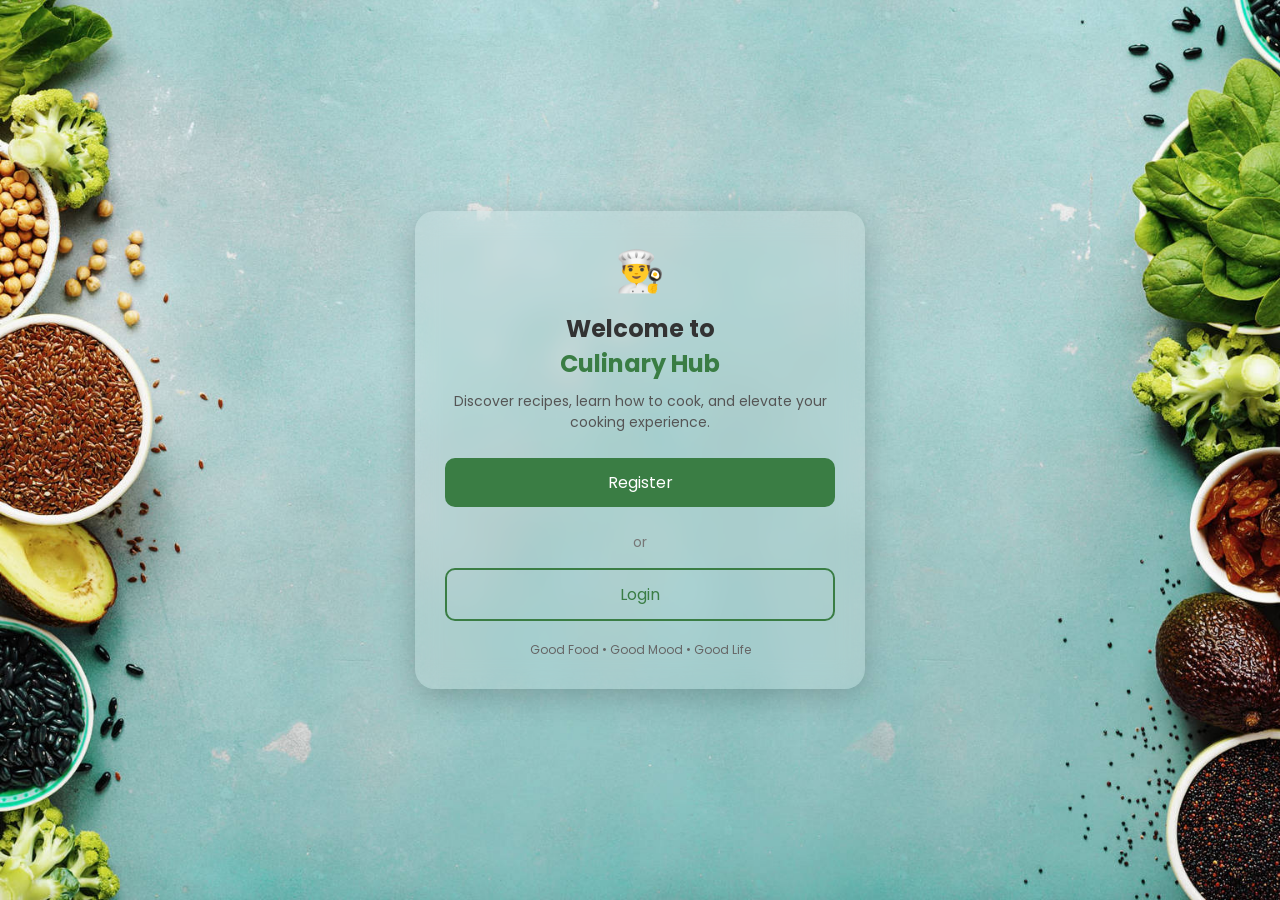
<file: form/index.html>
<!DOCTYPE html>
<html lang="en">
<head>
    <meta charset="UTF-8">
    <meta name="viewport" content="width=device-width, initial-scale=1.0">
    <title>Culinary Hub</title>

    <!-- Google Font -->
    <link href="https://fonts.googleapis.com/css2?family=Poppins:wght@300;400;600&display=swap" rel="stylesheet">

    <link rel="stylesheet" href="style.css">
</head>
<body>

    <div class="card">
        <div class="icon">👨‍🍳</div>

        <h1>Welcome to <br><span style="color:#3a7d44;">Culinary Hub</span></h1>

        <p>Discover recipes, learn how to cook, and elevate your cooking experience.</p>

        <button class="btn btn-register" onclick="location.href='register.html'">Register</button>

        <div class="divider">or</div>

        <button class="btn btn-login" onclick="location.href='login.html'">Login</button>

        <div class="footer">Good Food • Good Mood • Good Life</div>
    </div>

</body>
</html>
</file>
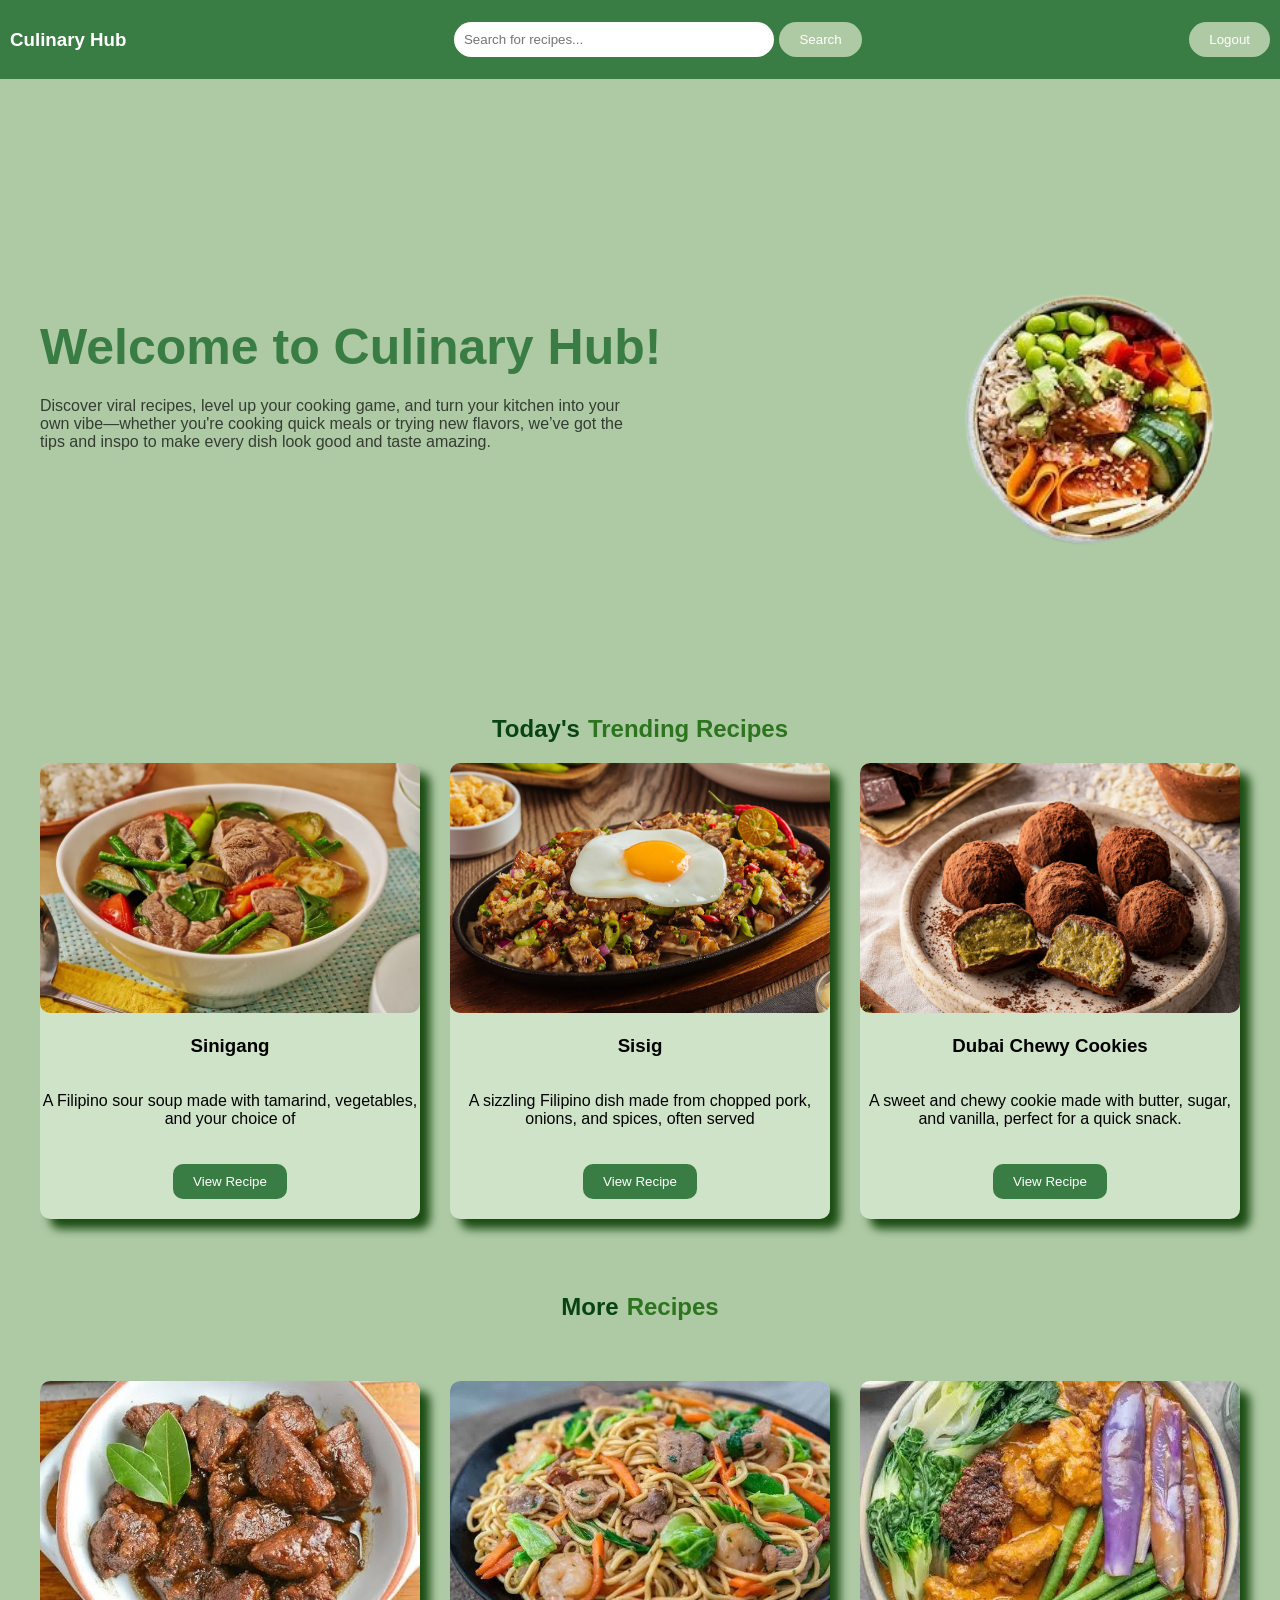
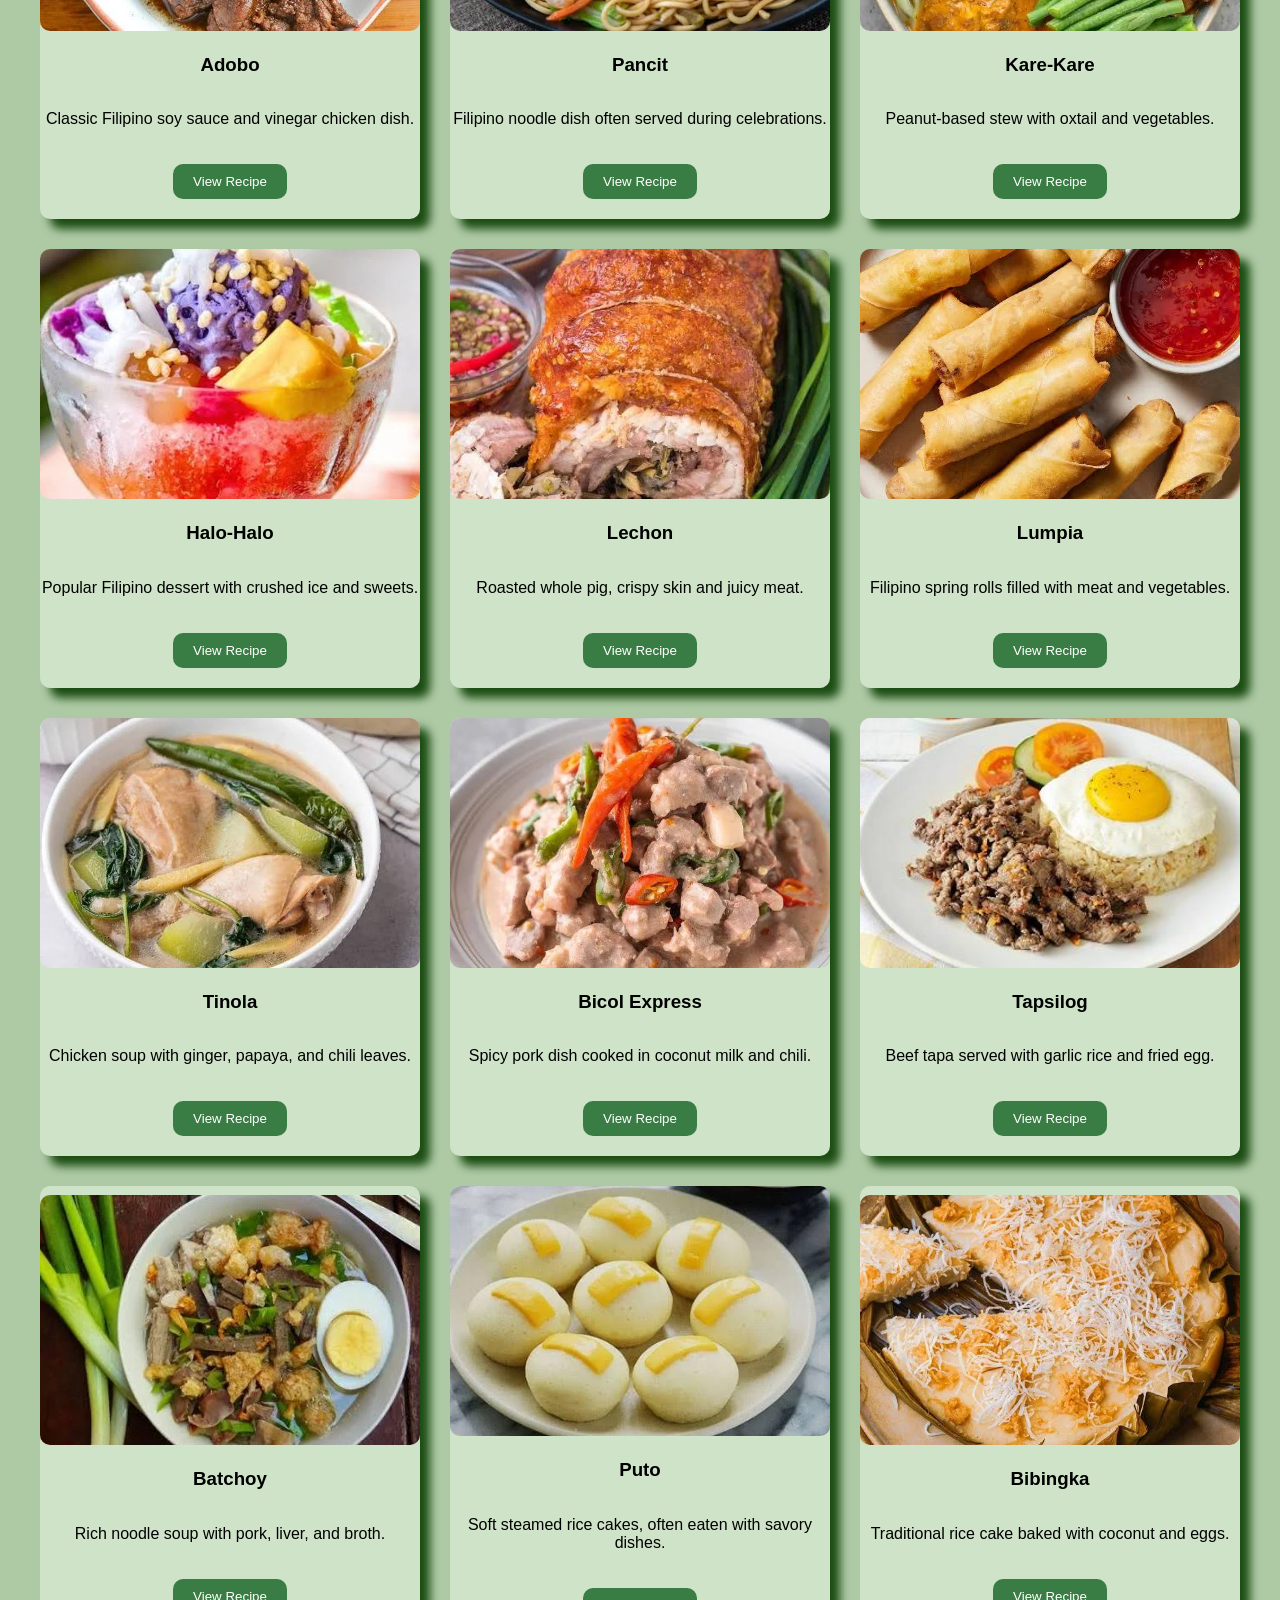
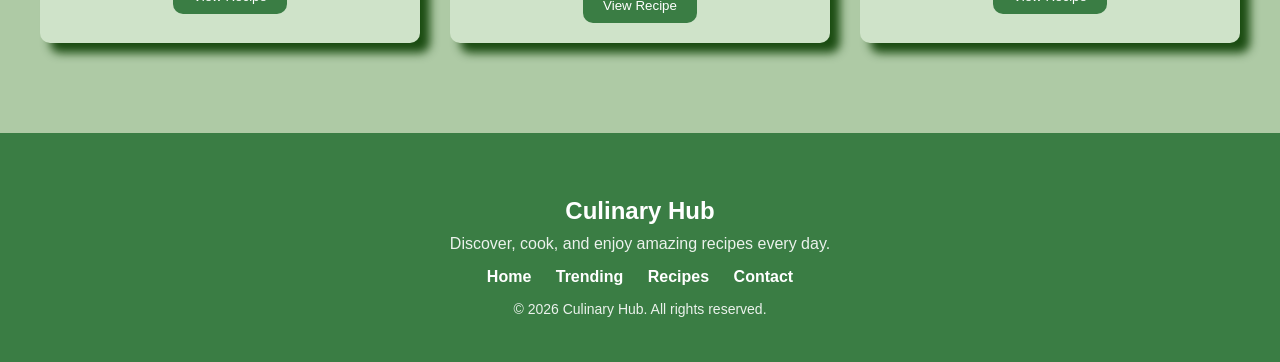
<file: dashboard/dashboard.html>
<!DOCTYPE html>
<html lang="en">
<head>
    <meta charset="UTF-8">
    <meta name="viewport" content="width=device-width, initial-scale=1.0">
    <title>Document</title>
    <link rel="stylesheet" href="dashboard.css">
</head>
<body>
    <header>
        <h3>Culinary Hub</h3>
        <div>
            <input type="text" id="searchInput" placeholder="Search for recipes...">
            <button onclick="searchRecipe()">Search</button>
        </div>
        <button class="logout" onclick="window.location.href='../form/index.html'">Logout</button>
    </header>
    
    <div class="main">
        <div class="text">
            <h2>Welcome to Culinary Hub!</h2>
            <p>Discover viral recipes, level up your cooking game, and turn your kitchen into your own vibe—whether you're cooking quick meals or trying new flavors, we’ve got the tips and inspo to make every dish look good and taste amazing.</p>
        </div>
        <div class="image-1">
            <img src="src/dish1-removebg-preview.png" alt="Culinary Image">
        </div>
    </div>

    <div class="trending">
        <h2 class="title">Today's  <span class="space"> Trending Recipes</span></h2>
        <div class="recipe-list">
            <div class="recipe-card" id="sinigang">
                <div class="image">
                <img src="src/sinigang.png" alt="sour soup">
                </div>
                <h3>Sinigang</h3>
                <p>A Filipino sour soup made with tamarind, vegetables, and your choice of</p>
                <button  class="recipe-btn">View Recipe</button>
            </div>
            <div class="recipe-card" id="sisig">
                <div class="image">
                <img src="src/sisig.png" alt="sizzling sisig">
                </div>
                <h3>Sisig</h3>
                <p>A sizzling Filipino dish made from chopped pork, onions, and spices, often served</p>
                <button  class="recipe-btn">View Recipe</button>
            </div>
            <div class="recipe-card" id="dubai-chewy-cookies">
                <div class="image" >
                <img src="src/dubai.png" alt="Dubai chewy cookies">
                </div>
                <h3>Dubai Chewy Cookies</h3>
                <p>A sweet and chewy cookie made with butter, sugar, and vanilla, perfect for a quick snack.</p>
                <button  class="recipe-btn">View Recipe</button>
            </div>
        </div>
    </div>
    <br><br><br>

    <div class="more-recipes">
    <h2 class="title">More <span class="space">Recipes</span></h2>

    <div class="recipe-grid">

        <div class="recipe-card" id="adobo">
            <div class="image">
                <img src="src/adobo.png" alt="Adobo">
            </div>
            <h3>Adobo</h3>
            <p>Classic Filipino soy sauce and vinegar chicken dish.</p>
            <button class="recipe-btn">View Recipe</button>
        </div>

        <div class="recipe-card" id="pancit">
            <div class="image">
                <img src="src/pancit.png" alt="Pancit">
            </div>
            <h3>Pancit</h3>
            <p>Filipino noodle dish often served during celebrations.</p>
            <button class="recipe-btn">View Recipe</button>
        </div>

        <div class="recipe-card" id="kare-kare">
            <div class="image">
                <img src="src/kare-kare.png" alt="Kare Kare">
            </div>
            <h3>Kare-Kare</h3>
            <p>Peanut-based stew with oxtail and vegetables.</p>
            <button class="recipe-btn">View Recipe</button>
        </div>

        <div class="recipe-card" id="halo-halo">
            <div class="image">
                <img src="src/halo-halo.png" alt="Halo Halo">
            </div>
            <h3>Halo-Halo</h3>
            <p>Popular Filipino dessert with crushed ice and sweets.</p>
            <button class="recipe-btn">View Recipe</button>
        </div>

        <div class="recipe-card" id="lechon">
            <div class="image">
                <img src="src/lechon.png" alt="Lechon">
            </div>
            <h3>Lechon</h3>
            <p>Roasted whole pig, crispy skin and juicy meat.</p>
            <button class="recipe-btn">View Recipe</button>
        </div>

        <div class="recipe-card" id="lumpia">
            <div class="image">
                <img src="src/lumpia.png" alt="Lumpia">
            </div>
            <h3>Lumpia</h3>
            <p>Filipino spring rolls filled with meat and vegetables.</p>
            <button class="recipe-btn">View Recipe</button>
        </div>

        <div class="recipe-card" id="tinola">
            <div class="image">
                <img src="src/tinola.png" alt="Tinola">
            </div>
            <h3>Tinola</h3>
            <p>Chicken soup with ginger, papaya, and chili leaves.</p>
            <button class="recipe-btn">View Recipe</button>
        </div>

        <div class="recipe-card" id="bicol-express">
            <div class="image">
                <img src="src/bicol-express.png" alt="Bicol Express">
            </div>
            <h3>Bicol Express</h3>
            <p>Spicy pork dish cooked in coconut milk and chili.</p>
            <button class="recipe-btn">View Recipe</button>
        </div>

        <div class="recipe-card" id="tapsilog">
            <div class="image">
                <img src="src/tapsilog.png" alt="Tapsilog">
            </div>
            <h3>Tapsilog</h3>
            <p>Beef tapa served with garlic rice and fried egg.</p>
            <button class="recipe-btn">View Recipe</button>
        </div>

        <div class="recipe-card" id="batchoy">
            <div class="image">
                <img src="src/batchoy.png" alt="batchoy">
            </div>
            <h3>Batchoy</h3>
            <p>Rich noodle soup with pork, liver, and broth.</p>
            <button class="recipe-btn">View Recipe</button>
        </div>

        <div class="recipe-card" id="puto">
            <div class="image">
                <img src="src/puto.png" alt="Puto">
            </div>
            <h3>Puto</h3>
            <p>Soft steamed rice cakes, often eaten with savory dishes.</p>
            <button class="recipe-btn">View Recipe</button>
        </div>

        <div class="recipe-card" id="bibingka">
            <div class="image">
                <img src="src/bibingka.png" alt="Bibingka">
            </div>
            <h3>Bibingka</h3>
            <p>Traditional rice cake baked with coconut and eggs.</p>
            <button class="recipe-btn">View Recipe</button>
        </div>

    </div>
</div>

<footer class="footer">
    <div class="footer-content">
        <h3>Culinary Hub</h3>
        <p>Discover, cook, and enjoy amazing recipes every day.</p>

        <div class="footer-links">
            <a href="#">Home</a>
            <a href="#">Trending</a>
            <a href="#">Recipes</a>
            <a href="#">Contact</a>
        </div>

        <p class="copy">© 2026 Culinary Hub. All rights reserved.</p>
    </div>
</footer>

<script src="dashboard.js"></script>
</body>
</html>
</file>
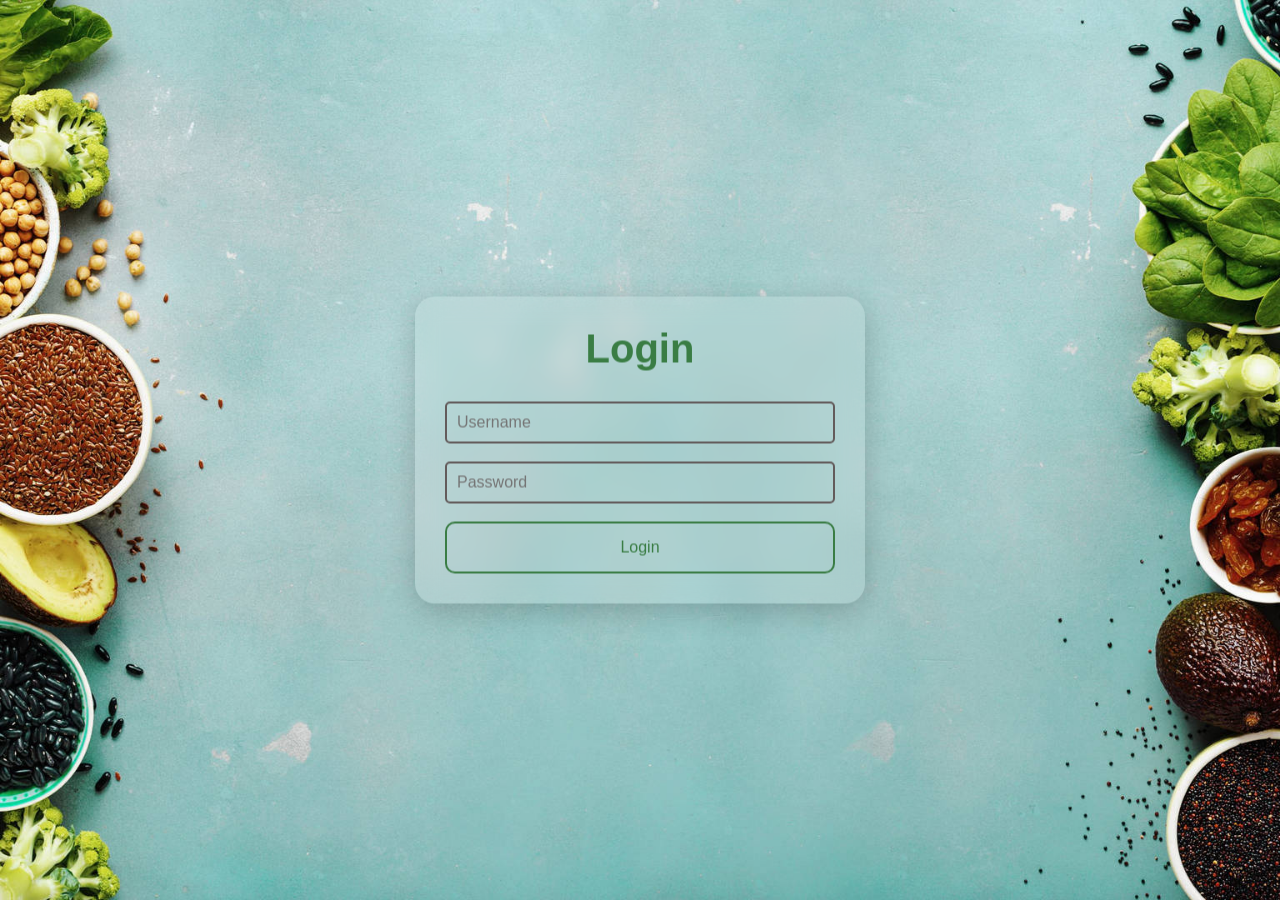
<file: form/login.html>
<!DOCTYPE html>
<html lang="en">
<head>
    <meta charset="UTF-8">
    <meta name="viewport" content="width=device-width, initial-scale=1.0">
    <title>Login Form</title>
    <link href="login.css" rel="stylesheet">
</head>
<body>
    <div class="card">
        <h1>Login </h1>
        <form onsubmit="redirectToDashBoard(event)">
            <input type="text" placeholder="Username" required><br><br>
            <input type="password" placeholder="Password" required><br><br>
            <button type="submit">Login</button>
        </form>
    </div>
    <script src="script.js" ></script>
</body>
</html>
</file>
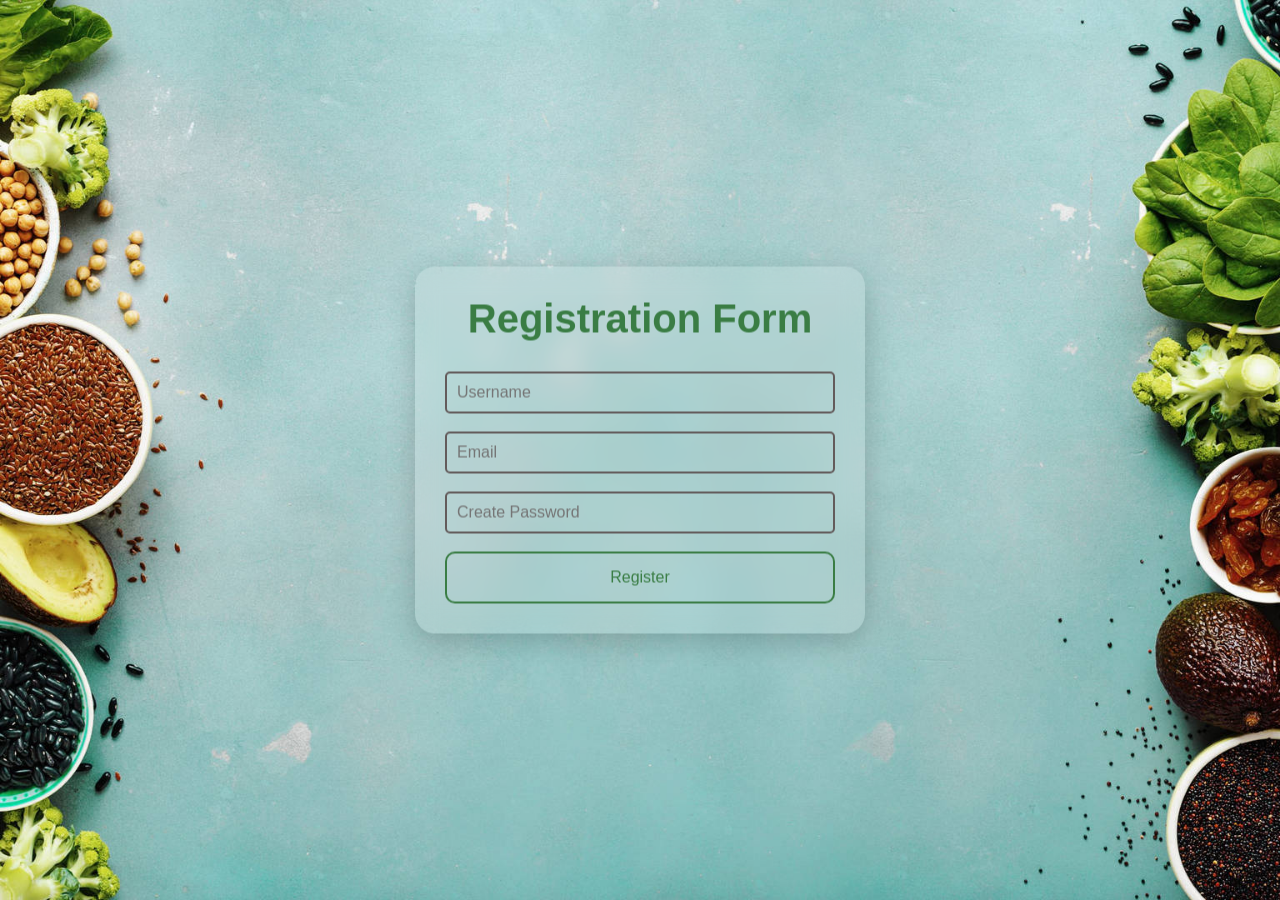
<file: form/register.html>
<!DOCTYPE html>
<html lang="en">
<head>
    <meta charset="UTF-8">
    <meta name="viewport" content="width=device-width, initial-scale=1.0">
    <title>Registration Form</title>
    <link href="register.css" rel="stylesheet">
</head>
<body>
    <div class="card">
        <h1>Registration Form</h1>
        <form action="login.html">
            <input type="text" placeholder="Username" required><br><br>
            <input type="email" placeholder="Email" required><br><br>
            <input type="password" placeholder="Create Password" required><br><br>
            <button class="btn" type="submit">Register</button>
        </form>
    </div>
    <script src="script.js"></script>
</body>
</html>
</file>
<file: form/style.css>
* {
    margin: 0;
    padding: 0;
    box-sizing: border-box;
    font-family: 'Poppins', sans-serif;
}



body {
    height: 100vh;
    display: flex;
    justify-content: center;
    align-items: center;
    background: url("food.png") no-repeat center center/cover;
    text-align: center;
}

.card {
    width: 450px;
    padding: 30px;
    border-radius: 20px;
    background: rgba(255, 255, 255, 0.15);
    backdrop-filter: blur(12px);
    box-shadow: 0 8px 30px rgba(0,0,0,0.2);
    color: #333;
    position: absolute;
    top: 50%;
    left: 50%;
    animation: anime 0.6s ease-out forwards;
}

@keyframes anime {
    0% {
        transform: translate(-50%, 60%);
        opacity: 0;
    }
    60% {
        transform: translate(-50%, -55%);
        opacity: 1;
    }
    100% {
        transform: translate(-50%, -50%);
        opacity: 1;
    }
}

.icon {
    font-size: 40px;
    margin-bottom: 10px;
}

h1 {
    font-size: 24px;
    margin-bottom: 10px;
}

p {
    font-size: 14px;
    margin-bottom: 25px;
    color: #555;
}


.btn {
    width: 100%;
    padding: 12px;
    border-radius: 10px;
    border: none;
    font-size: 16px;
    cursor: pointer;
    transition: 0.3s;
}

.btn-register {
    background: #3a7d44;
    color: white;
    margin-bottom: 10px;
}

.btn-register:hover {
    background: #2f6436;
    transform: translateY(-2px);
}

.divider {
    margin: 15px 0;
    color: #777;
    font-size: 14px;
}

.btn-login {
    background: transparent;
    border: 2px solid #3a7d44;
    color: #3a7d44;
}

.btn-login:hover {
    background: #3a7d44;
    color: white;
    transform: translateY(-2px);
}

.footer {
    margin-top: 20px;
    font-size: 12px;
    color: #666;
}
</file>
<file: dashboard/dashboard.css>
body {
    font-family: 'Poppins', sans-serif;
    margin: 0;
    padding: 0;
    background-color: #aecaa5;
}

header {
    display: flex;
    justify-content: space-between;
    align-items: center;
    padding: 10px;
    background-color: #3a7d44;
    color: #fff;
    position: sticky;
    top: 0;
    z-index: 1000;
}

input[type="text"] {
    padding: 10px;
    border: none;
    width: 300px;
    border-radius: 20px;
    margin-right: 1px;
}

button {
    padding: 10px 20px;
    border: none;
    background-color: #aecaa5;
    color: #fff;
    border-radius: 20px;
    cursor: pointer;
}

button:hover {
    background-color:  #fff;
    color: #3a7d44;
}

.main {
    display: flex;
    justify-content: space-between;
    align-items: center;
    padding: 40px;
    margin-top:150px ;
    margin-bottom: 100px;
}

.text {
    display: flex;
    flex-direction: column;
    justify-content: center;
    transform: translateY(-50px);
      
    

}
.text h2 {
    font-size: 50px;
    margin-bottom: 5px;
    color: #3a7d44;
}
.text p {
    width: 600px;
    color:rgba(0, 0, 0, 0.7);
}

.image-1 img {
    width: 300px; 
    height: auto;
}

.title {
    display: flex;
    justify-content: center;
    align-items: center;
    text-align: center;
    color: #074411;
}

.space {
    margin-left: 8px;
    color: #2c741d;
}

.trending {
    margin-left: 40px;
    margin-right: 40px;
}

.recipe-list {
    display: flex;
    justify-content: space-between;
    align-items: center;

}

.recipe-card {
    background-color: #cfe3c9;
    border-radius: 10px;
    width: 380px;
    box-shadow: 10px 10px 10px rgba(11, 62, 2, 0.9);
    display: flex;
    flex-direction: column;
    justify-content: center;
    align-items: center;
    text-align: center;
    transition: transform 0.3s ease, box-shadow 0.3s ease;
}

.recipe-card:hover {
    transform: translateY(-10px) scale(1.02);
    box-shadow: 0 15px 25px rgba(11, 62, 2, 0.4);
}

.image {
    width: 380px;
}

.image img {
    width: 100%;
    height: 250px;
    object-fit: cover;
    border-radius: 10px;
}

.recipe-btn {
    margin: 20px;
    padding: 10px 20px;
    border: none;
    background-color: #3a7d44;
    color: #fff;
    border-radius: 10px;
    cursor: pointer;
    transition: background-color 0.3s ease, transform 0.2s ease;

}

.recipe-btn:hover {
    background-color: #62a44c;
    color: #fff;
    transform: scale(1.05);
}

.recipe-grid {
    display: grid;
    grid-template-columns: repeat(3, 1fr);
    gap: 30px;
    padding: 40px;
}

.footer {
    background-color: #3a7d44;
    color: #fff;
    padding: 40px 20px;
    margin-top: 50px;
    text-align: center;
}

.footer-content h3 {
    margin-bottom: 10px;
    font-size: 24px;
}

.footer-content p {
    margin: 5px 0;
    opacity: 0.9;
}

.footer-links {
    margin: 15px 0;
}

.footer-links a {
    color: #fff;
    margin: 0 10px;
    text-decoration: none;
    font-weight: bold;
}

.footer-links a:hover {
    text-decoration: underline;
}

.copy {
    margin-top: 15px;
    font-size: 14px;
    opacity: 0.8;
}
</file>
<file: form/login.css>
* {
    margin: 0;
    padding: 0;
    box-sizing: border-box;
    font-family: 'Poppins', sans-serif;
}



body {
    height: 100vh;
    display: flex;
    justify-content: center;
    align-items: center;
    background: url("food.png") no-repeat center center/cover;
}

.card {
    width: 450px;
    padding: 30px;
    border-radius: 20px;
    background: rgba(255, 255, 255, 0.15);
    backdrop-filter: blur(12px);
    box-shadow: 0 8px 30px rgba(0,0,0,0.2);
    color: #333;
    position: absolute;
    top: 50%;
    left: 50%;
    animation: anime 0.6s ease-out forwards;
}

@keyframes anime {
    0% {
        transform: translate(-50%, 60%);
        opacity: 0;
    }
    60% {
        transform: translate(-50%, -55%);
        opacity: 1;
    }
    100% {
        transform: translate(-50%, -50%);
        opacity: 1;
    }
}

h1 {
    font-size: 40px;
    margin-bottom: 30px;
    text-align: center;
    color: #3a7d44;
}

input {
    width: 100%;
    padding: 10px;
    border-radius: 5px;
    border: 2px solid #635b5b;
    font-size: 16px;
    background: transparent;
}


button {
    width: 100%;
    padding: 15px;
    border-radius: 10px;
    border: none;
    font-size: 16px;
    cursor: pointer;
    transition: 0.3s;
    color:  #3a7d44;
    background: transparent;
    border: 2px solid #3a7d44;
}

button:hover {
    background-color: #3a7d44;
    color: #fff;
}
</file>
<file: form/register.css>
* {
    margin: 0;
    padding: 0;
    box-sizing: border-box;
    font-family: 'Poppins', sans-serif;
}



body {
    height: 100vh;
    display: flex;
    justify-content: center;
    align-items: center;
    background: url("food.png") no-repeat center center/cover;
}

.card {
    width: 450px;
    padding: 30px;
    border-radius: 20px;
    background: rgba(255, 255, 255, 0.15);
    backdrop-filter: blur(12px);
    box-shadow: 0 8px 30px rgba(0,0,0,0.2);
    color: #333;
    position: absolute;
    top: 50%;
    left: 50%;
    animation: anime 0.6s ease forwards;
}

@keyframes anime {
    0% {
        transform: translate(-50%, 60%);
        opacity: 0;
    }
    60% {
        transform: translate(-50%, -55%);
        opacity: 1;
    }
    100% {
        transform: translate(-50%, -50%);
        opacity: 1;
    }
}

h1 {
    font-size: 40px;
    margin-bottom: 30px;
    text-align: center;
    color: #3a7d44;
}

input {
    width: 100%;
    padding: 10px;
    border-radius: 5px;
    border: 2px solid #635b5b;
    font-size: 16px;
    background: transparent;
}


.btn {
    width: 100%;
    padding: 15px;
    border-radius: 10px;
    border: none;
    font-size: 16px;
    cursor: pointer;
    transition: 0.3s;
    color:  #3a7d44;
    background: transparent;
    border: 2px solid #3a7d44;
}

.btn:hover {
    background-color: #3a7d44;
    color: #fff;
}
</file>
